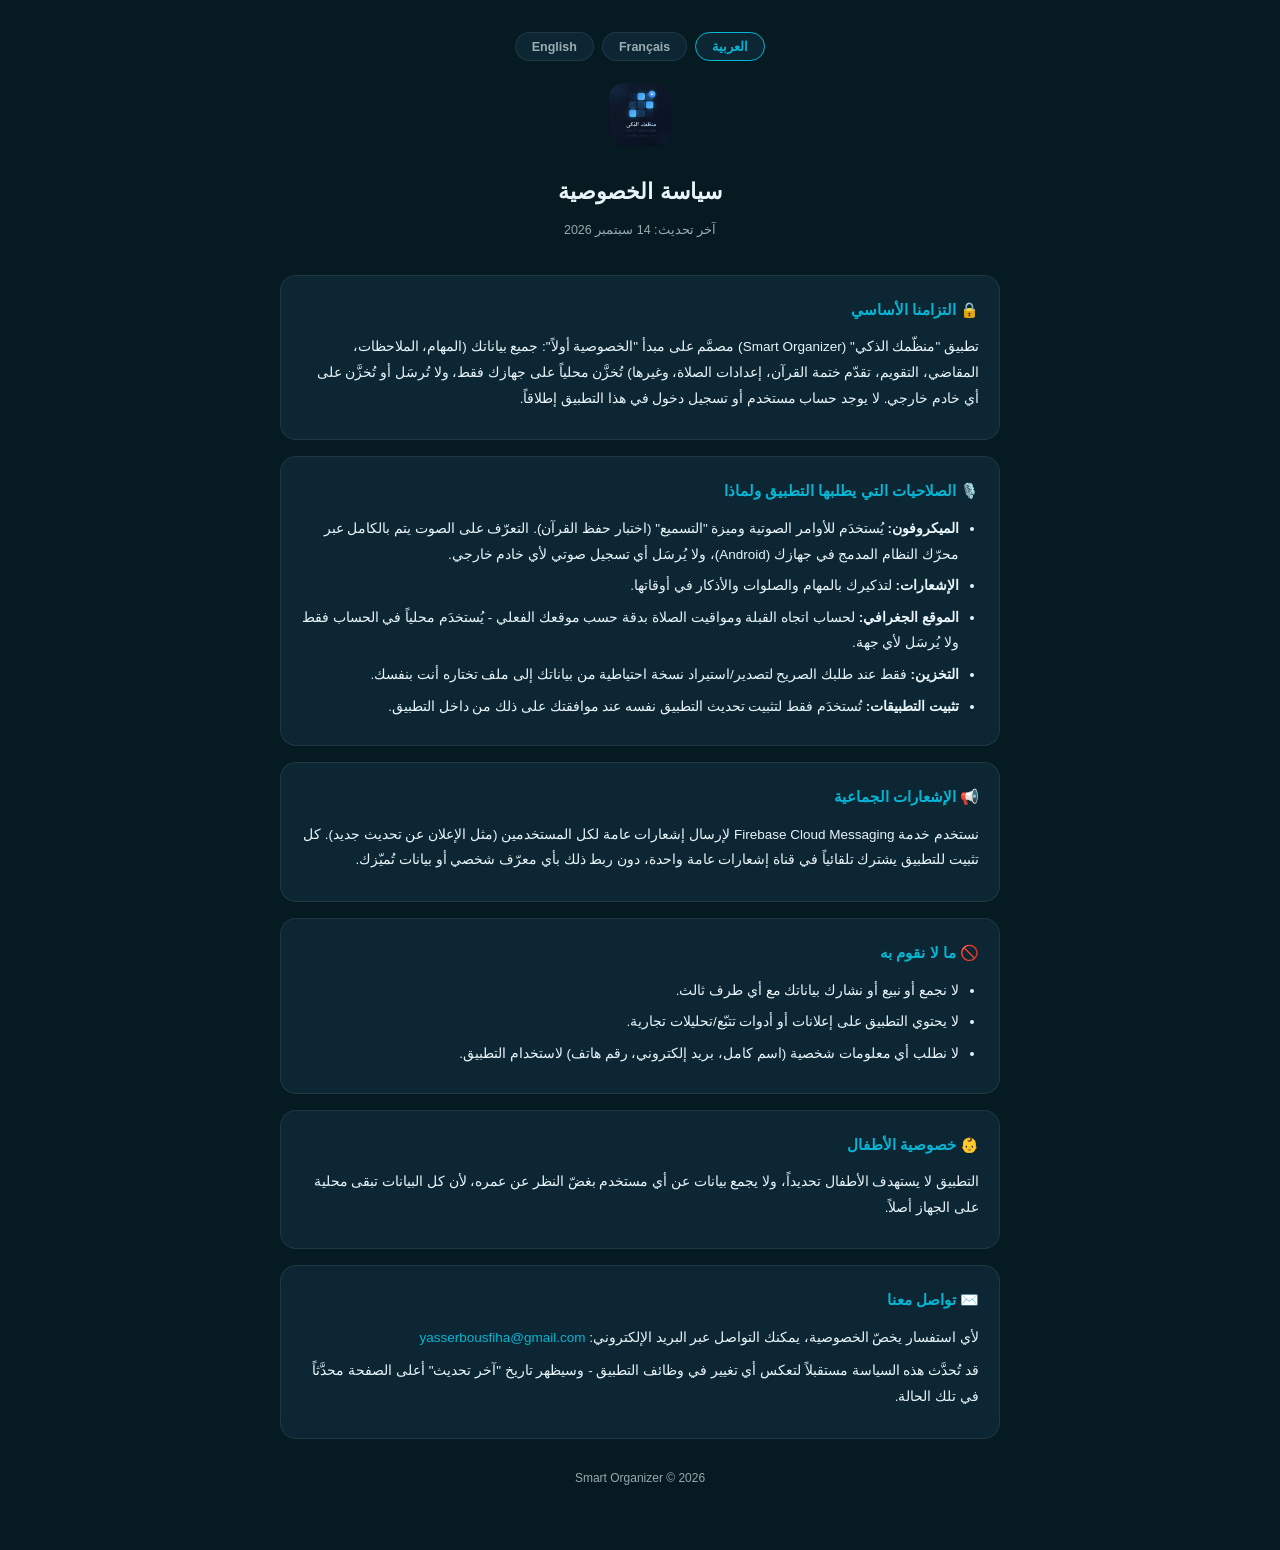
<file: privacy.html>
<!DOCTYPE html>
<html lang="ar" dir="rtl" id="htmlRoot">
<head>
  <meta charset="UTF-8">
  <meta content="IE=Edge" http-equiv="X-UA-Compatible">
  <meta name="viewport" content="width=device-width, initial-scale=1.0, maximum-scale=1.0">
  <meta name="description" content="Privacy Policy - Smart Organizer">
  <meta name="theme-color" content="#061A22">
  <title id="pageTitle">سياسة الخصوصية - Smart Organizer</title>
  <link rel="icon" type="image/png" href="favicon.png"/>
  <style>
    :root {
      --bg: #061A22;
      --card: #0C2733;
      --ink: #E8F4F8;
      --muted: rgba(232,244,248,0.65);
      --accent: #06B6D4;
      --border: rgba(255,255,255,0.08);
    }
    * { box-sizing: border-box; }
    body {
      margin: 0;
      background: var(--bg);
      color: var(--ink);
      font-family: 'Tajawal', 'Segoe UI', sans-serif;
      line-height: 1.9;
      padding: 32px 18px 60px;
    }
    .wrap { max-width: 720px; margin: 0 auto; }
    .lang-switch { display: flex; justify-content: center; gap: 8px; margin-bottom: 22px; }
    .lang-switch button {
      background: var(--card); border: 1px solid var(--border); color: var(--muted);
      font-size: 12.5px; font-weight: 700; padding: 6px 16px; border-radius: 999px; cursor: pointer;
    }
    .lang-switch button.active { color: var(--accent); border-color: var(--accent); }
    header { text-align: center; margin-bottom: 32px; }
    header img { width: 64px; height: 64px; border-radius: 16px; margin-bottom: 14px; }
    h1 { font-size: 22px; margin: 0 0 6px; }
    .updated { font-size: 12.5px; color: var(--muted); }
    section {
      background: var(--card);
      border: 1px solid var(--border);
      border-radius: 16px;
      padding: 20px;
      margin-bottom: 16px;
    }
    h2 {
      font-size: 15px;
      color: var(--accent);
      margin: 0 0 10px;
      display: flex;
      align-items: center;
      gap: 8px;
    }
    p, li { font-size: 13.5px; color: var(--ink); margin: 0 0 8px; }
    ul { margin: 0; padding-inline-start: 20px; }
    li { margin-bottom: 6px; }
    a { color: var(--accent); text-decoration: none; }
    a:hover { text-decoration: underline; }
    footer { text-align: center; margin-top: 28px; font-size: 12px; color: var(--muted); }
    [hidden] { display: none !important; }
  </style>
</head>
<body>
  <div class="wrap">
    <div class="lang-switch">
      <button type="button" data-lang="ar">العربية</button>
      <button type="button" data-lang="fr">Français</button>
      <button type="button" data-lang="en">English</button>
    </div>

    <div data-page="ar" dir="rtl">
      <header>
        <img src="icons/Icon-192.png" alt="Smart Organizer">
        <h1>سياسة الخصوصية</h1>
        <div class="updated">آخر تحديث: 14 سبتمبر 2026</div>
      </header>
      <section>
        <h2>🔒 التزامنا الأساسي</h2>
        <p>تطبيق "منظّمك الذكي" (Smart Organizer) مصمَّم على مبدأ "الخصوصية أولاً": جميع بياناتك (المهام، الملاحظات، المقاضي، التقويم، تقدّم ختمة القرآن، إعدادات الصلاة، وغيرها) تُخزَّن محلياً على جهازك فقط، ولا تُرسَل أو تُخزَّن على أي خادم خارجي. لا يوجد حساب مستخدم أو تسجيل دخول في هذا التطبيق إطلاقاً.</p>
      </section>
      <section>
        <h2>🎙️ الصلاحيات التي يطلبها التطبيق ولماذا</h2>
        <ul>
          <li><b>الميكروفون:</b> يُستخدَم للأوامر الصوتية وميزة "التسميع" (اختبار حفظ القرآن). التعرّف على الصوت يتم بالكامل عبر محرّك النظام المدمج في جهازك (Android)، ولا يُرسَل أي تسجيل صوتي لأي خادم خارجي.</li>
          <li><b>الإشعارات:</b> لتذكيرك بالمهام والصلوات والأذكار في أوقاتها.</li>
          <li><b>الموقع الجغرافي:</b> لحساب اتجاه القبلة ومواقيت الصلاة بدقة حسب موقعك الفعلي - يُستخدَم محلياً في الحساب فقط ولا يُرسَل لأي جهة.</li>
          <li><b>التخزين:</b> فقط عند طلبك الصريح لتصدير/استيراد نسخة احتياطية من بياناتك إلى ملف تختاره أنت بنفسك.</li>
          <li><b>تثبيت التطبيقات:</b> تُستخدَم فقط لتثبيت تحديث التطبيق نفسه عند موافقتك على ذلك من داخل التطبيق.</li>
        </ul>
      </section>
      <section>
        <h2>📢 الإشعارات الجماعية</h2>
        <p>نستخدم خدمة Firebase Cloud Messaging لإرسال إشعارات عامة لكل المستخدمين (مثل الإعلان عن تحديث جديد). كل تثبيت للتطبيق يشترك تلقائياً في قناة إشعارات عامة واحدة، دون ربط ذلك بأي معرّف شخصي أو بيانات تُميّزك.</p>
      </section>
      <section>
        <h2>🚫 ما لا نقوم به</h2>
        <ul>
          <li>لا نجمع أو نبيع أو نشارك بياناتك مع أي طرف ثالث.</li>
          <li>لا يحتوي التطبيق على إعلانات أو أدوات تتبّع/تحليلات تجارية.</li>
          <li>لا نطلب أي معلومات شخصية (اسم كامل، بريد إلكتروني، رقم هاتف) لاستخدام التطبيق.</li>
        </ul>
      </section>
      <section>
        <h2>👶 خصوصية الأطفال</h2>
        <p>التطبيق لا يستهدف الأطفال تحديداً، ولا يجمع بيانات عن أي مستخدم بغضّ النظر عن عمره، لأن كل البيانات تبقى محلية على الجهاز أصلاً.</p>
      </section>
      <section>
        <h2>✉️ تواصل معنا</h2>
        <p>لأي استفسار يخصّ الخصوصية، يمكنك التواصل عبر البريد الإلكتروني: <a href="mailto:yasserbousfiha@gmail.com">yasserbousfiha@gmail.com</a></p>
        <p>قد تُحدَّث هذه السياسة مستقبلاً لتعكس أي تغيير في وظائف التطبيق - وسيظهر تاريخ "آخر تحديث" أعلى الصفحة محدَّثاً في تلك الحالة.</p>
      </section>
      <footer>Smart Organizer &copy; 2026</footer>
    </div>

    <div data-page="fr" dir="ltr" hidden>
      <header>
        <img src="icons/Icon-192.png" alt="Smart Organizer">
        <h1>Politique de confidentialité</h1>
        <div class="updated">Dernière mise à jour : 14 septembre 2026</div>
      </header>
      <section>
        <h2>🔒 Notre engagement fondamental</h2>
        <p>L'application « Smart Organizer » est conçue sur le principe « la confidentialité d'abord » : toutes vos données (tâches, notes, courses, calendrier, progression de la Khatma du Coran, réglages de prière, etc.) sont stockées uniquement en local sur votre appareil, et ne sont jamais envoyées ni stockées sur un serveur externe. Il n'existe aucun compte utilisateur ni connexion dans cette application.</p>
      </section>
      <section>
        <h2>🎙️ Les autorisations demandées et pourquoi</h2>
        <ul>
          <li><b>Microphone :</b> utilisé pour les commandes vocales et la fonctionnalité « Tasmi3 » (test de mémorisation du Coran). La reconnaissance vocale se fait entièrement via le moteur intégré de votre système (Android) ; aucun enregistrement audio n'est envoyé à un serveur externe.</li>
          <li><b>Notifications :</b> pour vous rappeler vos tâches, prières et adhkars à l'heure voulue.</li>
          <li><b>Localisation :</b> pour calculer précisément la direction de la Qibla et les horaires de prière selon votre position réelle - utilisée uniquement localement dans le calcul, jamais envoyée ailleurs.</li>
          <li><b>Stockage :</b> uniquement lorsque vous demandez explicitement d'exporter/importer une sauvegarde de vos données vers un fichier que vous choisissez vous-même.</li>
          <li><b>Installation d'applications :</b> utilisée uniquement pour installer la mise à jour de l'application elle-même, après votre accord depuis l'application.</li>
        </ul>
      </section>
      <section>
        <h2>📢 Notifications groupées</h2>
        <p>Nous utilisons Firebase Cloud Messaging pour envoyer des notifications générales à tous les utilisateurs (par exemple l'annonce d'une nouvelle mise à jour). Chaque installation de l'application s'abonne automatiquement à un seul canal de notifications générales, sans lien avec un identifiant personnel ou des données qui vous distinguent.</p>
      </section>
      <section>
        <h2>🚫 Ce que nous ne faisons pas</h2>
        <ul>
          <li>Nous ne collectons, ne vendons ni ne partageons vos données avec des tiers.</li>
          <li>L'application ne contient ni publicités ni outils de suivi/analyse commerciale.</li>
          <li>Nous ne demandons aucune information personnelle (nom complet, e-mail, numéro de téléphone) pour utiliser l'application.</li>
        </ul>
      </section>
      <section>
        <h2>👶 Confidentialité des enfants</h2>
        <p>L'application ne cible pas spécifiquement les enfants et ne collecte de données sur aucun utilisateur, quel que soit son âge, puisque toutes les données restent de toute façon locales sur l'appareil.</p>
      </section>
      <section>
        <h2>✉️ Nous contacter</h2>
        <p>Pour toute question relative à la confidentialité, vous pouvez nous contacter par e-mail : <a href="mailto:yasserbousfiha@gmail.com">yasserbousfiha@gmail.com</a></p>
        <p>Cette politique pourra être mise à jour ultérieurement pour refléter tout changement dans les fonctionnalités de l'application - la date de « dernière mise à jour » en haut de la page sera alors actualisée.</p>
      </section>
      <footer>Smart Organizer &copy; 2026</footer>
    </div>

    <div data-page="en" dir="ltr" hidden>
      <header>
        <img src="icons/Icon-192.png" alt="Smart Organizer">
        <h1>Privacy Policy</h1>
        <div class="updated">Last updated: September 14, 2026</div>
      </header>
      <section>
        <h2>🔒 Our core commitment</h2>
        <p>Smart Organizer is designed on a "privacy-first" principle: all your data (tasks, notes, groceries, calendar, Quran Khatma progress, prayer settings, and more) is stored locally on your device only, and is never sent to or stored on any external server. This app has no user account or sign-in whatsoever.</p>
      </section>
      <section>
        <h2>🎙️ Permissions the app requests, and why</h2>
        <ul>
          <li><b>Microphone:</b> used for voice commands and the "Tasmi3" feature (Quran memorization testing). Speech recognition runs entirely through your device's built-in system engine (Android); no audio recording is ever sent to an external server.</li>
          <li><b>Notifications:</b> to remind you of tasks, prayers, and adhkar at their scheduled times.</li>
          <li><b>Location:</b> to accurately calculate the Qibla direction and prayer times based on your actual location - used locally in the calculation only, never sent anywhere.</li>
          <li><b>Storage:</b> only when you explicitly request to export/import a backup of your data to a file you choose yourself.</li>
          <li><b>Install apps:</b> used only to install the app's own update once you approve it from within the app.</li>
        </ul>
      </section>
      <section>
        <h2>📢 Broadcast notifications</h2>
        <p>We use Firebase Cloud Messaging to send general notifications to all users (such as announcing a new update). Every app install automatically subscribes to a single general notifications topic, with no link to any personal identifier or data that distinguishes you.</p>
      </section>
      <section>
        <h2>🚫 What we don't do</h2>
        <ul>
          <li>We do not collect, sell, or share your data with any third party.</li>
          <li>The app contains no ads or commercial tracking/analytics tools.</li>
          <li>We never ask for personal information (full name, email, phone number) to use the app.</li>
        </ul>
      </section>
      <section>
        <h2>👶 Children's privacy</h2>
        <p>The app does not specifically target children and does not collect data on any user regardless of age, since all data already stays local on the device.</p>
      </section>
      <section>
        <h2>✉️ Contact us</h2>
        <p>For any privacy-related question, you can reach us by email: <a href="mailto:yasserbousfiha@gmail.com">yasserbousfiha@gmail.com</a></p>
        <p>This policy may be updated in the future to reflect any change in the app's functionality - the "last updated" date at the top of the page will be refreshed in that case.</p>
      </section>
      <footer>Smart Organizer &copy; 2026</footer>
    </div>
  </div>

  <script>
    var pageTitles = {
      ar: 'سياسة الخصوصية - Smart Organizer',
      fr: 'Politique de confidentialité - Smart Organizer',
      en: 'Privacy Policy - Smart Organizer'
    };
    function applyLang(lang) {
      if (!pageTitles[lang]) lang = 'ar';
      document.querySelectorAll('[data-page]').forEach(function (el) {
        el.hidden = el.getAttribute('data-page') !== lang;
      });
      document.querySelectorAll('.lang-switch button').forEach(function (btn) {
        btn.classList.toggle('active', btn.getAttribute('data-lang') === lang);
      });
      var root = document.getElementById('htmlRoot');
      root.setAttribute('lang', lang);
      root.setAttribute('dir', lang === 'ar' ? 'rtl' : 'ltr');
      document.getElementById('pageTitle').textContent = pageTitles[lang];
      try { localStorage.setItem('privacyLang', lang); } catch (e) {}
    }
    document.querySelectorAll('.lang-switch button').forEach(function (btn) {
      btn.addEventListener('click', function () { applyLang(btn.getAttribute('data-lang')); });
    });
    var params = new URLSearchParams(window.location.search);
    var initial = params.get('lang');
    if (!initial) {
      try { initial = localStorage.getItem('privacyLang'); } catch (e) {}
    }
    applyLang(initial || 'ar');
  </script>
</body>
</html>
</file>
